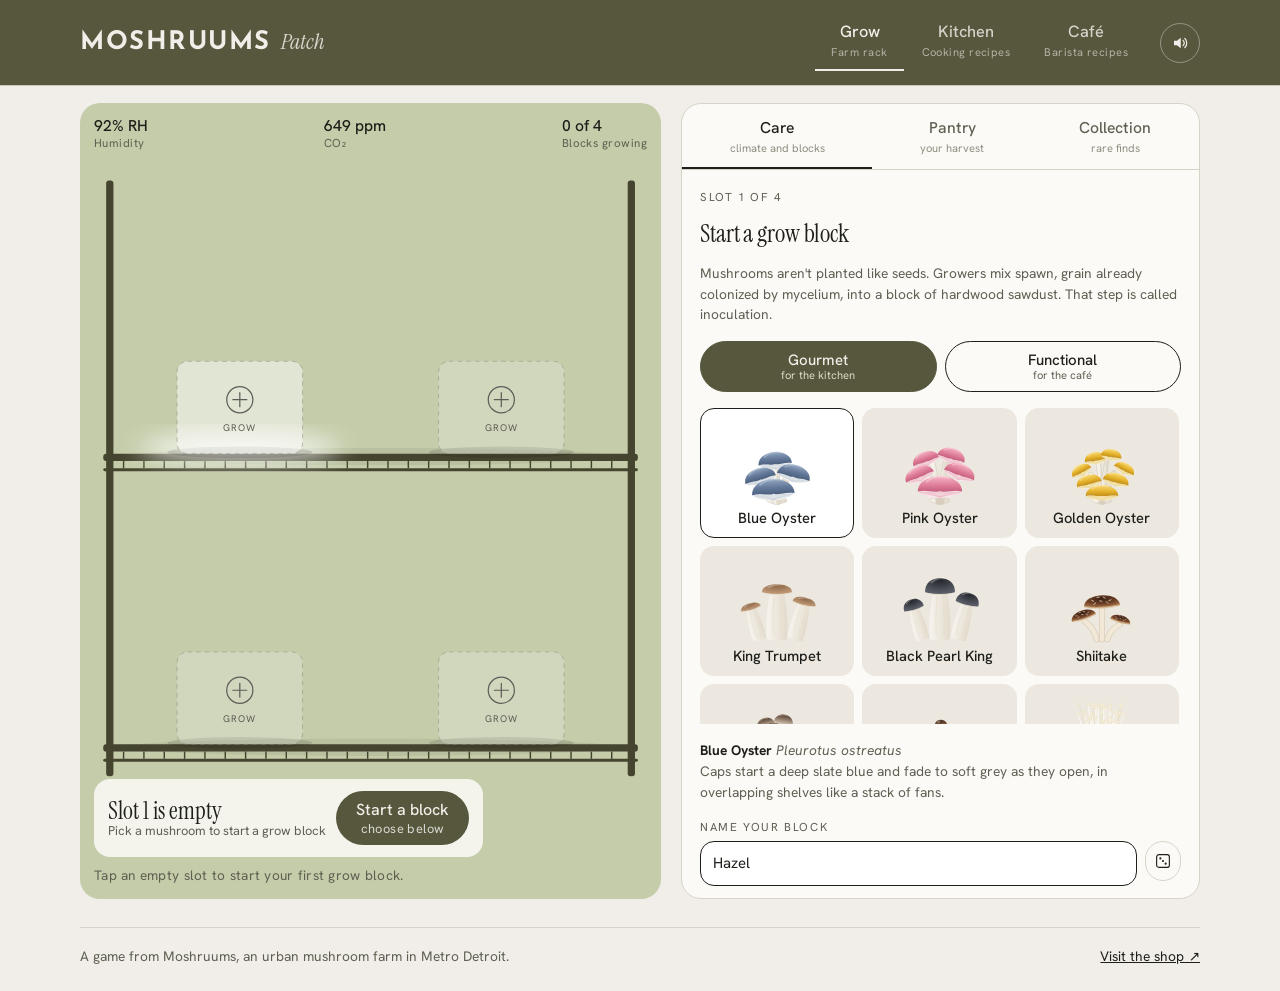
<file: mushroom-game/index.html>
<!doctype html>
<html lang="en">
<head>
<meta charset="utf-8">
<meta name="viewport" content="width=device-width, initial-scale=1, viewport-fit=cover">
<title>Moshruum Patch</title>
<meta name="description" content="Grow mushrooms, plate dishes and make mushroom café drinks with Moshruums, an urban mushroom farm in Metro Detroit.">
<link rel="preconnect" href="https://fonts.googleapis.com">
<link rel="preconnect" href="https://fonts.gstatic.com" crossorigin>
<link rel="stylesheet" href="https://fonts.googleapis.com/css2?family=Gochi+Hand&family=Hanken+Grotesk:wght@400;500;600;700&family=Instrument+Serif:ital@0;1&family=Josefin+Sans:wght@600;700&display=swap">
<link rel="stylesheet" href="css/style.css">
</head>
<body>
<svg id="defsHost" width="0" height="0" style="position:absolute" aria-hidden="true" focusable="false"></svg>
<div class="app">
  <header class="site">
    <a class="brand" id="brand" href="https://moshruums.com" target="_blank" rel="noopener"><span class="brand-word">MOSHRUUMS</span><span class="brand-game">Patch</span></a>
    <nav class="nav" role="tablist" aria-label="Sections">
      <button role="tab" id="nav-grow" data-view="grow" aria-controls="v-grow"><b>Grow</b><small>Farm rack</small></button>
      <button role="tab" id="nav-kitchen" data-view="kitchen" aria-controls="v-kitchen"><b>Kitchen</b><small>Cooking recipes</small></button>
      <button role="tab" id="nav-cafe" data-view="cafe" aria-controls="v-cafe"><b>Café</b><small>Barista recipes</small></button>
    </nav>
    <button class="icon-btn" id="soundBtn" aria-pressed="true" aria-label="Sound on" title="Sound"></button>
  </header>

  <main>
    <!-- Grow -->
    <section id="v-grow" class="view" role="tabpanel" aria-labelledby="nav-grow" hidden>
      <div class="studio">
        <div class="stage">
          <div class="stage-top" id="growTop"></div>
          <svg id="rackSvg" class="stage-svg rack" viewBox="0 0 400 420" role="group" aria-label="Grow rack with four slots">
            <g id="rackLayer"></g><g id="growFx"></g>
          </svg>
          <div class="stage-foot grow-foot"><div class="slot-card" id="slotCard" aria-live="polite"></div><p class="hint" id="growNote" role="status" aria-live="polite"></p></div>
        </div>
        <aside class="tools" id="growTools"></aside>
      </div>
    </section>

    <!-- Kitchen -->
    <section id="v-kitchen" class="view" role="tabpanel" aria-labelledby="nav-kitchen" hidden>
      <div class="subnav" role="tablist" aria-label="Kitchen">
        <button role="tab" data-sub="create" id="k-sub-create"><b>Plate a dish</b><small>arrange and share</small></button>
        <button role="tab" data-sub="book" id="k-sub-book"><b>Recipe Book</b><small id="kBookCount">recipes</small></button>
      </div>
      <div class="studio" id="kitchenCreate">
        <div class="stage">
          <div class="stage-top">
            <button class="b2 ghost" id="kSurface"><b>Surface</b><small id="kSurfaceName"></small></button>
            <button class="b2 outline" id="kReset"><b>Start over</b><small>clear the plate</small></button>
            <button class="b2 dark" id="kFinish"><b>Finish</b><small>name and share</small></button>
          </div>
          <svg id="dishSvg" class="stage-svg dish" viewBox="0 0 400 400" role="img" aria-label="Your plate"></svg>
          <div class="stage-foot">
            <div class="foot-actions"><button class="link" id="kUndo">↶ Undo</button><button class="link" id="kRemove">✕ Remove</button></div>
            <p class="hint">Tap to add · Drag to arrange</p>
          </div>
        </div>
        <aside class="tools" id="kitchenTools"></aside>
      </div>
      <div class="book" id="kitchenBook" hidden></div>
    </section>

    <!-- Cafe -->
    <section id="v-cafe" class="view" role="tabpanel" aria-labelledby="nav-cafe" hidden>
      <div class="subnav" role="tablist" aria-label="Café">
        <button role="tab" data-sub="create" id="c-sub-create"><b>Make a drink</b><small>step by step</small></button>
        <button role="tab" data-sub="book" id="c-sub-book"><b>Café Menu</b><small id="cBookCount">drinks</small></button>
      </div>
      <div class="studio" id="cafeCreate">
        <div class="stage">
          <div class="stage-top">
            <button class="b2 ghost" id="cSurface"><b>Counter</b><small id="cSurfaceName"></small></button>
            <button class="b2 outline" id="cReset"><b>Start over</b><small>a fresh cup</small></button>
            <button class="b2 dark" id="cFinish"><b>Finish</b><small>name and share</small></button>
          </div>
          <svg id="drinkSvg" class="stage-svg" viewBox="0 0 400 400" role="img" aria-label="Your drink"></svg>
          <div class="stage-foot"><p class="drink-name" id="drinkName"></p></div>
        </div>
        <aside class="tools" id="cafeTools"></aside>
      </div>
      <div class="book" id="cafeBook" hidden></div>
    </section>
  </main>

  <footer class="site-foot">
    <span>A game from Moshruums, an urban mushroom farm in Metro Detroit.</span>
    <a id="shopLink" href="https://moshruums.com" target="_blank" rel="noopener">Visit the shop ↗</a>
  </footer>
</div>

<div class="modal" id="modal" hidden>
  <div class="sheet" role="dialog" aria-modal="true" aria-labelledby="modalTitle" id="sheet"></div>
</div>
<div class="toast" id="toast" role="status" aria-live="polite" hidden></div>

<script src="js/data.js"></script>
<script src="js/art.js"></script>
<script src="js/ingredients.js"></script>
<script src="js/store.js"></script>
<script src="js/app.js"></script>
</body>
</html>
</file>
<file: mushroom-game/css/style.css>
/* Layout: a grey stage holds one object in focus; a white tool panel sits beside it (below it on phones). */
:root {
  /* Moshruums brand colors, sampled from moshruums.com */
  --page: #F1EEE9;      /* cream */
  --panel: #FBFAF7;
  --stage: #C4CCA9;     /* sage */
  --stage-2: #D6DBC2;
  --well: #ECE8E0;
  --ink: #1E1E1A;
  --ink-2: #5F6052;
  --ink-3: #8E8F80;
  --line: #D8D3C8;
  --dark: #57573D;      /* olive */
  --dark-2: #45452F;
  --pink: #DE879D;      /* review hearts */
  --gold: #A97D22;
  --gold-soft: #F6EBCB;
  --ok: #5E7A50;
  --warn: #B0702A;
  --serif: "Instrument Serif", "Cormorant Garamond", Georgia, serif;
  --sans: "Hanken Grotesk", "Helvetica Neue", Arial, system-ui, sans-serif;
  --logo: "Josefin Sans", "Futura", "Century Gothic", sans-serif;
  color-scheme: light;
}
* { box-sizing: border-box; }
[hidden] { display: none !important; }
html, body { margin: 0; }
body {
  background: var(--page);
  color: var(--ink);
  font: 15px/1.5 var(--sans);
  -webkit-font-smoothing: antialiased;
  padding-left: max(16px, env(safe-area-inset-left, 0px));
  padding-right: max(16px, env(safe-area-inset-right, 0px));
  padding-block: 0 24px;
}
button, input, textarea { font: inherit; color: inherit; }
button { cursor: pointer; background: none; border: 0; padding: 0; }
:focus-visible { outline: 2px solid var(--ink); outline-offset: 2px; }
h1, h2, h3 { font-family: var(--serif); font-weight: 400; margin: 0; line-height: 1.05; text-wrap: balance; letter-spacing: -.005em; }
h2 { font-size: 2.3rem; }
h3 { font-size: 1.55rem; }
p { margin: 0; }
.app { max-width: 1120px; margin: 0 auto; }

/* Header */
.site { display: flex; align-items: center; gap: 16px; padding-block: 14px; flex-wrap: wrap; background: var(--dark); color: var(--page); box-shadow: 0 0 0 100vmax var(--dark); clip-path: inset(0 -100vmax); }
.brand { display: flex; align-items: baseline; gap: 10px; text-decoration: none; color: var(--page); margin-right: auto; }
.brand-word { font-family: var(--logo); font-weight: 700; font-size: 1.6rem; letter-spacing: .06em; line-height: 1; padding-top: 4px; }
.brand-game { font-family: var(--serif); font-style: italic; font-size: 1.35rem; opacity: .85; }
.nav { display: flex; gap: 2px; }
.nav button { display: grid; justify-items: center; padding: 6px 16px 8px; border-bottom: 2px solid transparent; color: rgba(241, 238, 233, .6); }
.nav button b { font-weight: 500; font-size: 1.02rem; color: rgba(241, 238, 233, .82); }
.nav button small { font-size: .7rem; letter-spacing: .04em; }
.nav button[aria-selected="true"] { border-bottom-color: var(--page); }
.nav button[aria-selected="true"] b { color: var(--page); }
.site .icon-btn { background: transparent; border-color: rgba(241, 238, 233, .4); color: var(--page); }
.icon-btn { width: 40px; height: 40px; border: 1px solid var(--line); background: var(--panel); display: grid; place-items: center; border-radius: 999px; }
.icon-btn svg { width: 18px; height: 18px; }

/* Sub navigation */
.subnav { display: grid; grid-template-columns: repeat(2, minmax(0, 1fr)); max-width: 520px; margin: 18px 0 0; border-bottom: 1px solid var(--line); }
.subnav button { display: grid; justify-items: center; padding: 8px 6px 10px; border-bottom: 3px solid transparent; margin-bottom: -1px; color: var(--ink-3); }
.subnav button b { font-weight: 500; color: var(--ink-2); font-size: 1rem; }
.subnav button small { font-size: .72rem; }
.subnav button[aria-selected="true"] { border-bottom-color: var(--ink); }
.subnav button[aria-selected="true"] b { color: var(--ink); }

/* Studio */
.view { padding-top: 18px; }
.studio { display: grid; grid-template-columns: minmax(0, 1.12fr) minmax(0, 1fr); gap: 20px; align-items: start; margin-top: 18px; }
#v-grow .studio { margin-top: 0; }
.stage { scroll-margin-top: 12px; background: var(--stage); border-radius: 20px; display: grid; grid-template-columns: minmax(0, 1fr); position: relative; overflow: hidden; }
.stage-top { display: flex; justify-content: space-between; align-items: flex-start; gap: 10px; padding: 14px 14px 0; min-height: 66px; }
.stage-svg { display: block; width: 100%; height: auto; touch-action: none; user-select: none; -webkit-user-select: none; }
.stage-svg.rack { touch-action: manipulation; }
.stage-foot { display: flex; justify-content: space-between; align-items: center; gap: 10px; padding: 0 14px 14px; min-height: 44px; flex-wrap: wrap; }
.hint { color: var(--ink-2); font-size: .85rem; letter-spacing: .02em; }
.foot-actions { display: flex; gap: 18px; }
.link { color: var(--ink-2); font-size: .9rem; }
.link:hover { color: var(--ink); }
.link:disabled { opacity: .4; cursor: default; }
.drink-name { font-family: var(--serif); font-size: 1.45rem; line-height: 1.15; }
.stat { display: grid; line-height: 1.2; }
.stat b { font-weight: 500; font-size: .98rem; font-variant-numeric: tabular-nums; }
.stat small { font-size: .72rem; color: var(--ink-2); letter-spacing: .04em; }
.stat.gold b { color: var(--gold); }

/* Two-line buttons */
.b2 { display: grid; justify-items: center; gap: 1px; padding: 9px 20px; border-radius: 999px; line-height: 1.2; min-width: 112px; }
.b2 b { font-weight: 500; font-size: 1rem; }
.b2 small { font-size: .72rem; letter-spacing: .03em; opacity: .75; }
.b2.ghost { justify-items: start; padding-left: 4px; min-width: 0; }
.b2.ghost small { opacity: .9; color: var(--ink-2); }
.b2.outline { border: 1.5px solid var(--ink); background: transparent; }
.b2.dark { background: var(--dark); color: #fff; }
.b2.dark small, .b2.gold small { color: rgba(255, 255, 255, .78); opacity: 1; }
.b2.dark:hover { background: var(--dark-2); }
.b2.dark { color: var(--page); }
.b2.light { background: var(--panel); border: 1px solid var(--line); }
.b2.gold { background: var(--gold); color: #fff; }
.b2:disabled { opacity: .45; cursor: default; }
.b2.wide { width: 100%; }

/* Tools panel */
.tools { background: var(--panel); border: 1px solid var(--line); border-radius: 20px; overflow: hidden; min-width: 0; display: grid; grid-template-columns: minmax(0, 1fr); }
.tabs { display: flex; border-bottom: 1px solid var(--line); overflow-x: auto; scrollbar-width: none; }
.tabs::-webkit-scrollbar { display: none; }
.tabs button { flex: 1 0 auto; display: grid; justify-items: center; padding: 12px 10px 10px; border-bottom: 3px solid transparent; margin-bottom: -1px; color: var(--ink-3); white-space: nowrap; }
.tabs button b { font-weight: 500; color: var(--ink-2); font-size: .98rem; }
.tabs button small { font-size: .7rem; }
.tabs button[aria-selected="true"] { border-bottom-color: var(--ink); }
.tabs button[aria-selected="true"] b { color: var(--ink); }
.pane { padding: 18px; display: grid; gap: 16px; grid-template-columns: minmax(0, 1fr); }
.seg { display: grid; grid-auto-columns: minmax(0, 1fr); grid-auto-flow: column; gap: 8px; }
.seg button { display: grid; justify-items: center; padding: 9px 6px; border: 1.5px solid var(--ink); border-radius: 999px; line-height: 1.2; }
.seg button b { font-weight: 500; }
.seg button small { font-size: .7rem; color: var(--ink-2); }
.seg button[aria-pressed="true"] { background: var(--dark); border-color: var(--dark); color: #fff; }
.seg button[aria-pressed="true"] { color: var(--page); }
.seg button[aria-pressed="true"] small { color: #DCDCC8; }
.label { scroll-margin-top: 16px; font-size: .72rem; letter-spacing: .14em; text-transform: uppercase; color: var(--ink-2); }
.muted { color: var(--ink-2); }
.pane a, .sheet a:not(.b2) { color: var(--ink); text-underline-offset: 2px; }
.small { font-size: .86rem; }

/* Cards */
.cards { display: grid; grid-template-columns: repeat(3, minmax(0, 1fr)); gap: 8px; }
.card { position: relative; background: var(--well); border: 1.5px solid transparent; border-radius: 14px; padding: 10px 6px 10px; display: grid; justify-items: center; gap: 4px; text-align: center; line-height: 1.2; transition: border-color .15s, background .15s; }
.card:hover:not(:disabled) { border-color: #C9C8C2; }
.card .art { width: 100%; max-width: 86px; aspect-ratio: 1; display: grid; place-items: center; }
.card .art svg { width: 100%; height: 100%; }
.card b { font-weight: 500; font-size: .92rem; }
.card small { font-size: .72rem; color: var(--ink-2); }
.card .plus { position: absolute; top: 6px; right: 8px; font-size: 1.1rem; color: var(--ink-2); line-height: 1; }
.card[aria-pressed="true"] { border-color: var(--ink); background: #fff; }
.card:disabled { cursor: default; }
.card.locked .art { filter: grayscale(1) opacity(.35); }
.card .swatch { width: 44px; height: 44px; border-radius: 50%; margin: 6px 0 4px; box-shadow: inset 0 0 0 1px rgba(0, 0, 0, .08); }
.card .tag { font-size: .66rem; letter-spacing: .1em; text-transform: uppercase; color: var(--gold); }
.card .shop { font-size: .74rem; color: var(--ink); text-decoration: underline; text-underline-offset: 2px; }

/* Meters */
.climate { display: grid; grid-template-columns: repeat(2, minmax(0, 1fr)); gap: 10px; }
.meter { border: 1px solid var(--line); border-radius: 14px; padding: 12px; display: grid; gap: 10px; min-width: 0; }
.meter-top { display: flex; justify-content: space-between; align-items: baseline; gap: 6px; flex-wrap: wrap; }
.meter-top b { font-weight: 500; }
.meter-top span { font-variant-numeric: tabular-nums; }
.track { position: relative; height: 4px; background: var(--well); border-radius: 2px; }
.band { position: absolute; top: -3px; bottom: -3px; background: rgba(196, 204, 169, .7); border-radius: 2px; }
.dot { position: absolute; top: 50%; width: 12px; height: 12px; margin: -6px 0 0 -6px; border-radius: 50%; background: var(--dark); transition: left .6s ease; }
.meter.off .dot { background: var(--warn); }
.meter small { font-size: .72rem; color: var(--ink-2); }
.meter .b2 { width: 100%; }

/* Selected block, under the rack */
.grow-foot { display: grid; gap: 8px; }
.slot-card { scroll-margin-bottom: 16px; background: rgba(251, 250, 247, .88); border-radius: 16px; padding: 12px 14px; display: grid; gap: 8px; }
.sc-head { display: flex; justify-content: space-between; align-items: center; gap: 10px; }
.sc-head > div { display: grid; line-height: 1.2; min-width: 0; }
.sc-name { font-family: var(--serif); font-weight: 400; font-size: 1.5rem; line-height: 1.05; }
.sc-head small { font-size: .8rem; color: var(--ink-2); }
.sc-pills { display: flex; gap: 6px; flex-wrap: wrap; justify-content: flex-end; }

/* Plant detail */
.detail { display: grid; gap: 12px; }
.detail-head { display: flex; justify-content: space-between; gap: 12px; align-items: start; }
.pill { display: inline-block; padding: 3px 10px; border: 1px solid #CFCEC8; border-radius: 999px; font-size: .74rem; letter-spacing: .06em; text-transform: uppercase; color: var(--ink-2); white-space: nowrap; }
.pill.ready { background: var(--dark); border-color: var(--dark); color: var(--page); }
.pill.gold { background: var(--gold-soft); border-color: #E2CC8E; color: var(--gold); }
.progress { height: 4px; background: var(--well); border-radius: 2px; position: relative; overflow: hidden; }
.progress i { position: absolute; inset: 0 auto 0 0; background: var(--dark); transition: width .6s ease; }
.progress-meta { display: flex; justify-content: space-between; font-size: .8rem; color: var(--ink-2); font-variant-numeric: tabular-nums; }
.field { display: grid; gap: 6px; grid-template-columns: minmax(0, 1fr); }
.field label { font-size: .72rem; letter-spacing: .14em; text-transform: uppercase; color: var(--ink-2); }
.row { display: flex; gap: 8px; }
.input, textarea.input { width: 100%; min-width: 0; border: 1.5px solid var(--ink); border-radius: 14px; padding: 10px 12px; background: #fff; }
textarea.input { min-height: 120px; resize: vertical; line-height: 1.5; }
.confirm { border: 1px dashed var(--ink-3); padding: 12px; border-radius: 14px; display: grid; gap: 10px; }
.confirm .row { flex-wrap: wrap; }
.note { padding: 12px 14px; background: var(--stage-2); border-radius: 14px; font-size: .9rem; color: var(--ink-2); }
.note b { color: var(--ink); font-weight: 600; }

/* Lists */
.list { display: grid; }
.list-row { display: grid; grid-template-columns: 44px minmax(0, 1fr) auto; gap: 12px; align-items: center; padding: 10px 0; border-top: 1px solid var(--line); }
.list-row:first-child { border-top: 0; }
.list-row svg { width: 44px; height: 44px; }
.list-row b { font-weight: 500; }
.list-row .num { font-variant-numeric: tabular-nums; color: var(--ink-2); font-size: .9rem; text-align: right; }

/* Rewards */
.reward { border: 1px solid #E2CC8E; background: var(--gold-soft); border-radius: 14px; padding: 14px; display: grid; gap: 8px; }
.code { font: 600 1.15rem/1 var(--sans); letter-spacing: .18em; padding: 10px 14px; background: #fff; border: 1px dashed var(--gold); border-radius: 3px; display: inline-block; user-select: all; }

/* Book */
.book { padding-top: 18px; display: grid; gap: 18px; }
.book-head { display: flex; justify-content: space-between; align-items: end; gap: 12px; flex-wrap: wrap; }
.chips { display: flex; gap: 6px; flex-wrap: wrap; }
.chips button { padding: 6px 14px; border: 1.5px solid var(--ink); border-radius: 999px; font-size: .86rem; white-space: nowrap; }
.chips button[aria-pressed="true"] { background: var(--dark); border-color: var(--dark); color: var(--page); }
.gallery { display: grid; grid-template-columns: repeat(4, minmax(0, 1fr)); gap: 14px; }
.entry { background: var(--panel); border: 1px solid var(--line); border-radius: 18px; overflow: hidden; display: grid; text-align: left; transition: border-color .15s; }
.entry:hover { border-color: #BDBCB6; }
.entry svg { display: block; width: 100%; height: auto; }
.entry-text { padding: 10px 12px 12px; display: grid; gap: 2px; min-width: 0; }
.entry-text b { font-family: var(--serif); font-weight: 400; font-size: 1.2rem; line-height: 1.15; }
.entry-text small { color: var(--ink-2); font-size: .78rem; }
.empty { color: var(--ink-2); padding: 24px 0; }

/* Search, category rows, tags */
.search { padding-left: 38px; background: #fff url("data:image/svg+xml,%3Csvg xmlns='http://www.w3.org/2000/svg' viewBox='0 0 24 24'%3E%3Ccircle cx='10.5' cy='10.5' r='6.5' fill='none' stroke='%231E1E1A' stroke-width='1.8'/%3E%3Cpath d='M15.5 15.5 21 21' stroke='%231E1E1A' stroke-width='1.8' stroke-linecap='round'/%3E%3C/svg%3E") no-repeat 12px 50% / 18px; }
.scroll-row { flex-wrap: nowrap; overflow-x: auto; scrollbar-width: none; padding-bottom: 2px; }
.scroll-row::-webkit-scrollbar { display: none; }
.cards.tall { max-height: 460px; overflow-y: auto; padding-right: 2px; }
.tags { display: flex; flex-wrap: wrap; gap: 4px; margin-top: 4px; }
.tags i { font-style: normal; font-size: .7rem; padding: 2px 8px; border-radius: 999px; background: var(--stage-2); color: var(--ink-2); }
.finder { display: grid; gap: 10px; }
.search-row { display: flex; gap: 10px; align-items: center; flex-wrap: wrap; }
.search-row .search { flex: 1 1 260px; }

/* Premium */
.premium { background: var(--dark); color: var(--page); border-radius: 24px; padding: 18px; display: grid; gap: 14px; }
.premium .label { color: var(--stage); }
.premium .muted { color: rgba(241, 238, 233, .7); }
.premium-head { display: flex; justify-content: space-between; align-items: baseline; gap: 10px; flex-wrap: wrap; }
.premium-grid { display: grid; grid-template-columns: repeat(2, minmax(0, 1fr)); gap: 12px; }
.pcard { position: relative; display: block; border-radius: 16px; overflow: hidden; aspect-ratio: 16 / 10; max-width: 100%; text-align: left; color: #fff; background: #1A1915; }
.pcard:first-child { grid-column: 1 / -1; aspect-ratio: 16 / 7.5; }
.pcard.wide { grid-column: 1 / -1; aspect-ratio: 16 / 6; }
.pcard svg, .pcard img { position: absolute; inset: 0; width: 100%; height: 100%; object-fit: cover; display: block; transition: transform .6s ease; }
.pcard:hover svg, .pcard:hover img { transform: scale(1.03); }
.pcard-text { position: absolute; left: 0; right: 0; bottom: 0; padding: 40px 18px 16px; display: grid; gap: 2px; background: linear-gradient(transparent, rgba(10, 9, 7, .72)); }
.pcard-text b { font-family: var(--serif); font-weight: 400; font-size: 1.7rem; line-height: 1.05; text-wrap: balance; }
.pcard:first-child .pcard-text b { font-size: 2.4rem; }
.pcard-text small { font-size: .72rem; letter-spacing: .14em; text-transform: uppercase; opacity: .85; }
.sheet .cover { border-radius: 14px; overflow: hidden; aspect-ratio: 16 / 9; position: relative; background: #1A1915; }
.sheet .cover svg, .sheet .cover img { position: absolute; inset: 0; width: 100%; height: 100%; object-fit: cover; display: block; border-radius: 0; }

/* Footer */
.site-foot { display: flex; justify-content: space-between; gap: 12px; flex-wrap: wrap; padding-top: 18px; margin-top: 28px; border-top: 1px solid var(--line); color: var(--ink-2); font-size: .86rem; }
.site-foot a { color: var(--ink); }

/* Modal and toast */
.modal { position: fixed; inset: 0; background: rgba(30, 29, 27, .5); display: grid; place-items: center; padding: max(16px, env(safe-area-inset-top, 0px)) max(16px, env(safe-area-inset-right, 0px)) max(16px, env(safe-area-inset-bottom, 0px)) max(16px, env(safe-area-inset-left, 0px)); z-index: 30; }
.sheet { background: var(--panel); border-radius: 22px; width: min(520px, 100%); max-height: 100%; overflow: auto; padding: 22px; display: grid; gap: 14px; grid-template-columns: minmax(0, 1fr); }
.sheet.wide { width: min(860px, 100%); }
.sheet-split { display: grid; grid-template-columns: minmax(0, 1fr) minmax(0, 1fr); gap: 20px; align-items: start; }
.sheet-split > * { min-width: 0; }
.sheet .preview { background: var(--stage); border-radius: 14px; overflow: hidden; }
.sheet .preview svg, .sheet img { display: block; width: 100%; height: auto; border-radius: 3px; }
.sheet .actions { display: flex; gap: 8px; flex-wrap: wrap; }
.sheet ul { margin: 0; padding-left: 18px; }
.sheet .gilded-art { background: radial-gradient(circle at 50% 60%, #FFF6DA, #EADFC4); border-radius: 3px; }
.toast { position: fixed; left: 50%; bottom: max(20px, env(safe-area-inset-bottom, 0px)); transform: translateX(-50%); background: var(--dark); color: var(--page); padding: 12px 20px; border-radius: 18px; width: max-content; text-align: center; z-index: 40; max-width: calc(100% - 32px); font-size: .92rem; box-shadow: 0 10px 30px -10px rgba(0, 0, 0, .4); }

/* Scene animation */
.sway { animation: sway 7s ease-in-out infinite; transform-box: fill-box; transform-origin: 50% 100%; }
@keyframes sway { 0%, 100% { transform: rotate(-1deg); } 50% { transform: rotate(1deg); } }
.twinkle { animation: twinkle 2.6s ease-in-out infinite; transform-box: fill-box; transform-origin: center; }
@keyframes twinkle { 0%, 100% { opacity: 0; transform: scale(.4); } 50% { opacity: 1; transform: scale(1); } }
.steam { animation: steam 3s ease-in-out infinite; }
@keyframes steam { 0% { opacity: 0; transform: translateY(8px); } 40% { opacity: .7; } 100% { opacity: 0; transform: translateY(-14px); } }
.fx { animation: fx 1.3s ease-out forwards; opacity: 0; }
@keyframes fx { 0% { opacity: 0; transform: translate(0, 0); } 20% { opacity: .9; } 100% { opacity: 0; transform: translate(var(--dx), var(--dy)); } }
.slot { cursor: pointer; outline: none; }
.slot:focus-visible rect:first-child { stroke: var(--ink); stroke-width: 2; }
.item { cursor: grab; }
.item.sel { cursor: move; }
@media (hover: none) { .kbd-hint { display: none; } }
@media (prefers-reduced-motion: reduce) {
  .sway, .twinkle, .steam { animation: none; }
  .fx { display: none; }
}

/* Wide screens: the tool panel is exactly as tall as the stage beside it and scrolls inside. */
@media (min-width: 861px) {
  .studio { align-items: stretch; }
  .studio > .tools { height: 0; min-height: 100%; display: flex; flex-direction: column; }
  .studio > .tools > .tabs { flex: none; }
  .studio > .tools > .pane { flex: 1 1 auto; min-height: 0; overflow-y: auto; align-content: start; grid-auto-rows: max-content; }
  .cards.picker { max-height: 316px; overflow-y: auto; padding-right: 2px; }
  .cards.tall { max-height: 330px; }
}
@media (max-width: 860px) {
  .studio { grid-template-columns: minmax(0, 1fr); }
  .premium-grid { grid-template-columns: minmax(0, 1fr); }
  .pcard:first-child { aspect-ratio: 16 / 10; }
  .pcard:first-child .pcard-text b { font-size: 1.9rem; }
  .gallery { grid-template-columns: repeat(2, minmax(0, 1fr)); }
  .sheet-split { grid-template-columns: minmax(0, 1fr); }
}
@media (max-width: 560px) {
  h2 { font-size: 1.9rem; }
  .site { gap: 10px; padding-block: 12px; }
  .nav { width: 100%; order: 3; }
  .nav button { flex: 1; padding: 6px 4px 8px; }
  .brand-word { font-size: 1.3rem; }
  .brand-game { font-size: 1.1rem; }
  .cards.tall { max-height: none; }
  .premium { padding: 14px; border-radius: 20px; }
  .b2 { min-width: 0; padding: 8px 10px; }
  .stage-top { padding: 10px 10px 0; }
  .stage-foot { padding: 0 10px 10px; }
  .pane { padding: 14px; }
  .cards.scroll { grid-template-columns: none; grid-auto-flow: column; grid-auto-columns: 38%; overflow-x: auto; scroll-snap-type: x mandatory; padding-bottom: 4px; }
  .cards.scroll .card { scroll-snap-align: start; }
  .cards.scroll { grid-auto-columns: 31%; }
  .cards.ops { grid-template-columns: repeat(4, minmax(0, 1fr)); gap: 6px; }
  .tabs button { padding: 10px 5px 8px; }
  .tabs button b { font-size: .88rem; }
  .tabs button small { font-size: .66rem; }
  .cards.ops .card { padding: 8px 2px; }
  .cards.ops .card b { font-size: .8rem; }
  .cards.ops .card small { display: none; }
  /* Kitchen and café: keep the plate or glass pinned at the top while the options scroll under it */
  #kitchenCreate .stage, #cafeCreate .stage { position: sticky; top: env(safe-area-inset-top, 0px); z-index: 5; box-shadow: 0 10px 24px -18px rgba(30, 29, 27, .5); }
  #kitchenCreate .stage-svg, #cafeCreate .stage-svg { height: min(34vh, 300px); }
  #kitchenCreate .stage-top, #cafeCreate .stage-top { min-height: 0; padding-top: 8px; }
  #kitchenCreate .stage-foot, #cafeCreate .stage-foot { min-height: 0; padding-bottom: 8px; }
  #kitchenCreate .b2, #cafeCreate .stage .b2 { padding: 6px 12px; }
  #kitchenCreate .stage .b2 small, #cafeCreate .stage .b2 small { display: none; }
  .drink-name { font-size: 1.1rem; }
  #kitchenCreate .stage .hint { display: none; }
  .climate { grid-template-columns: minmax(0, 1fr); }
}
</file>
